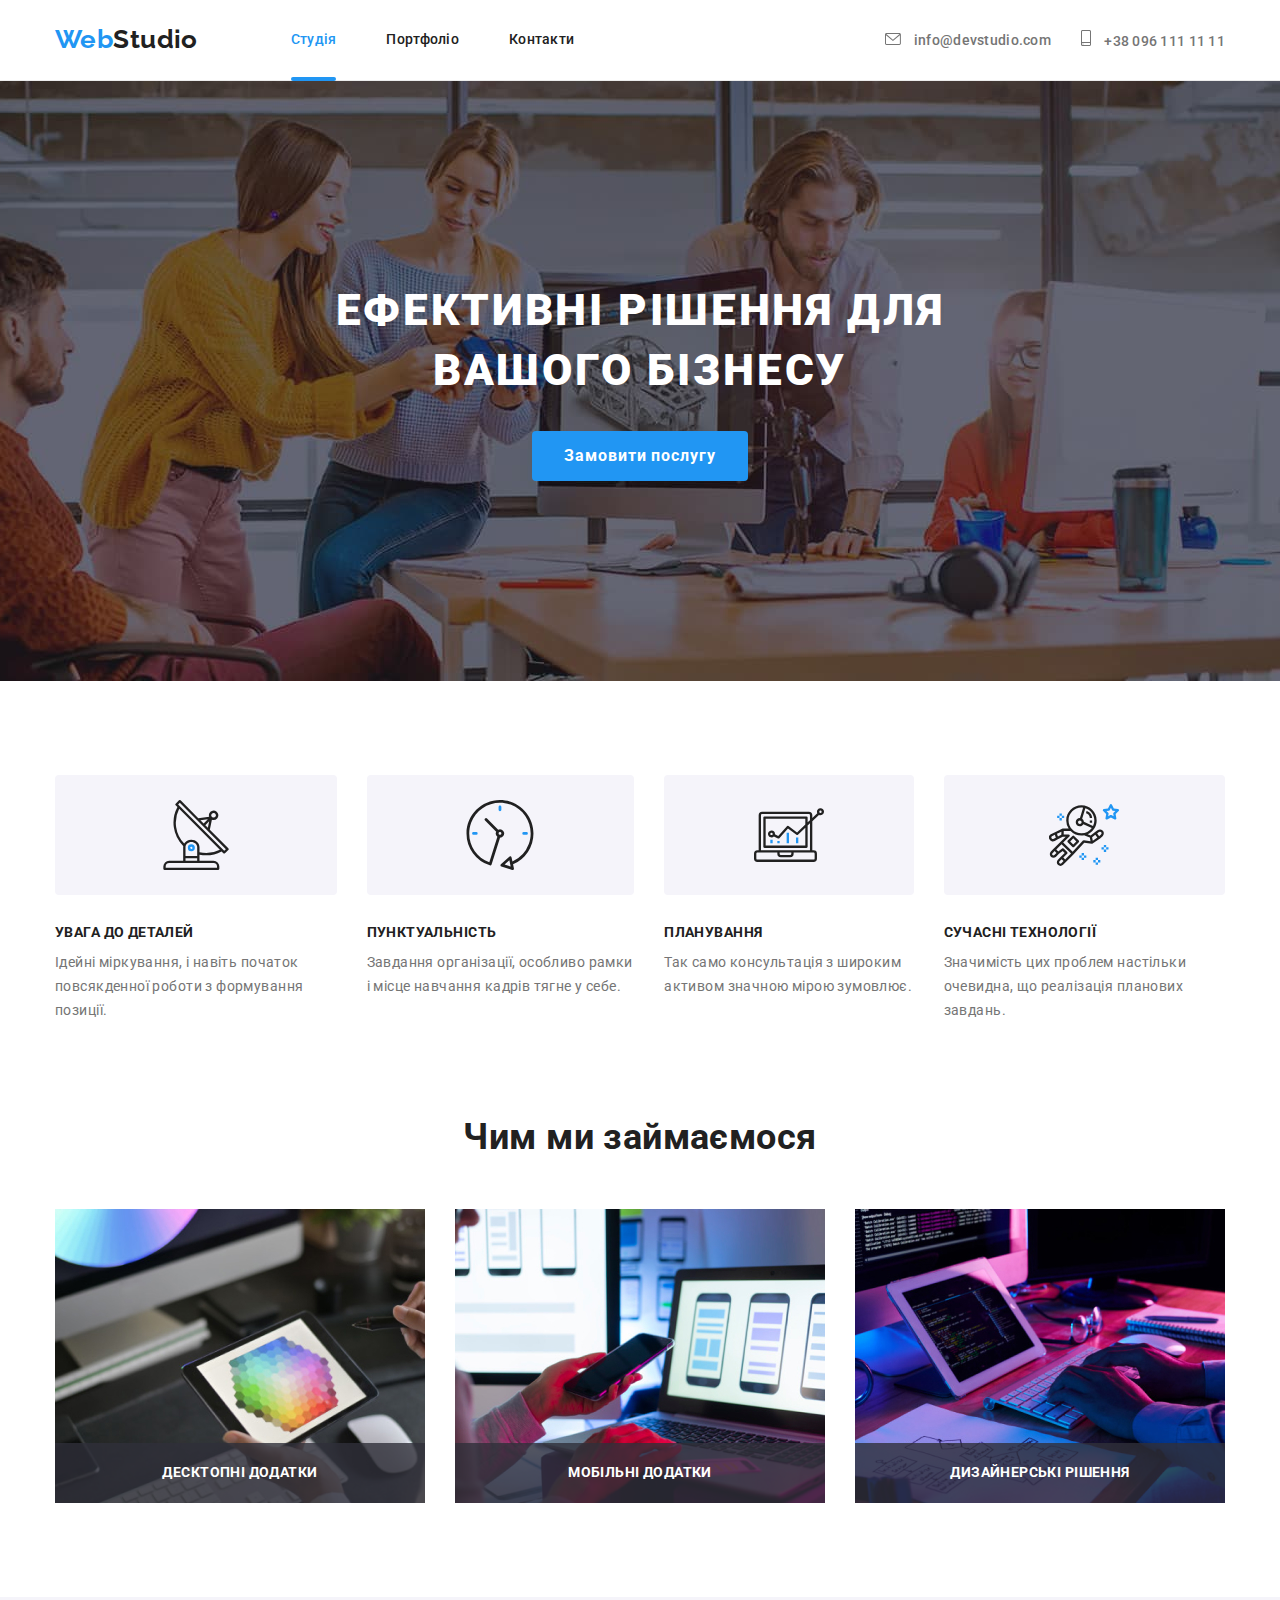
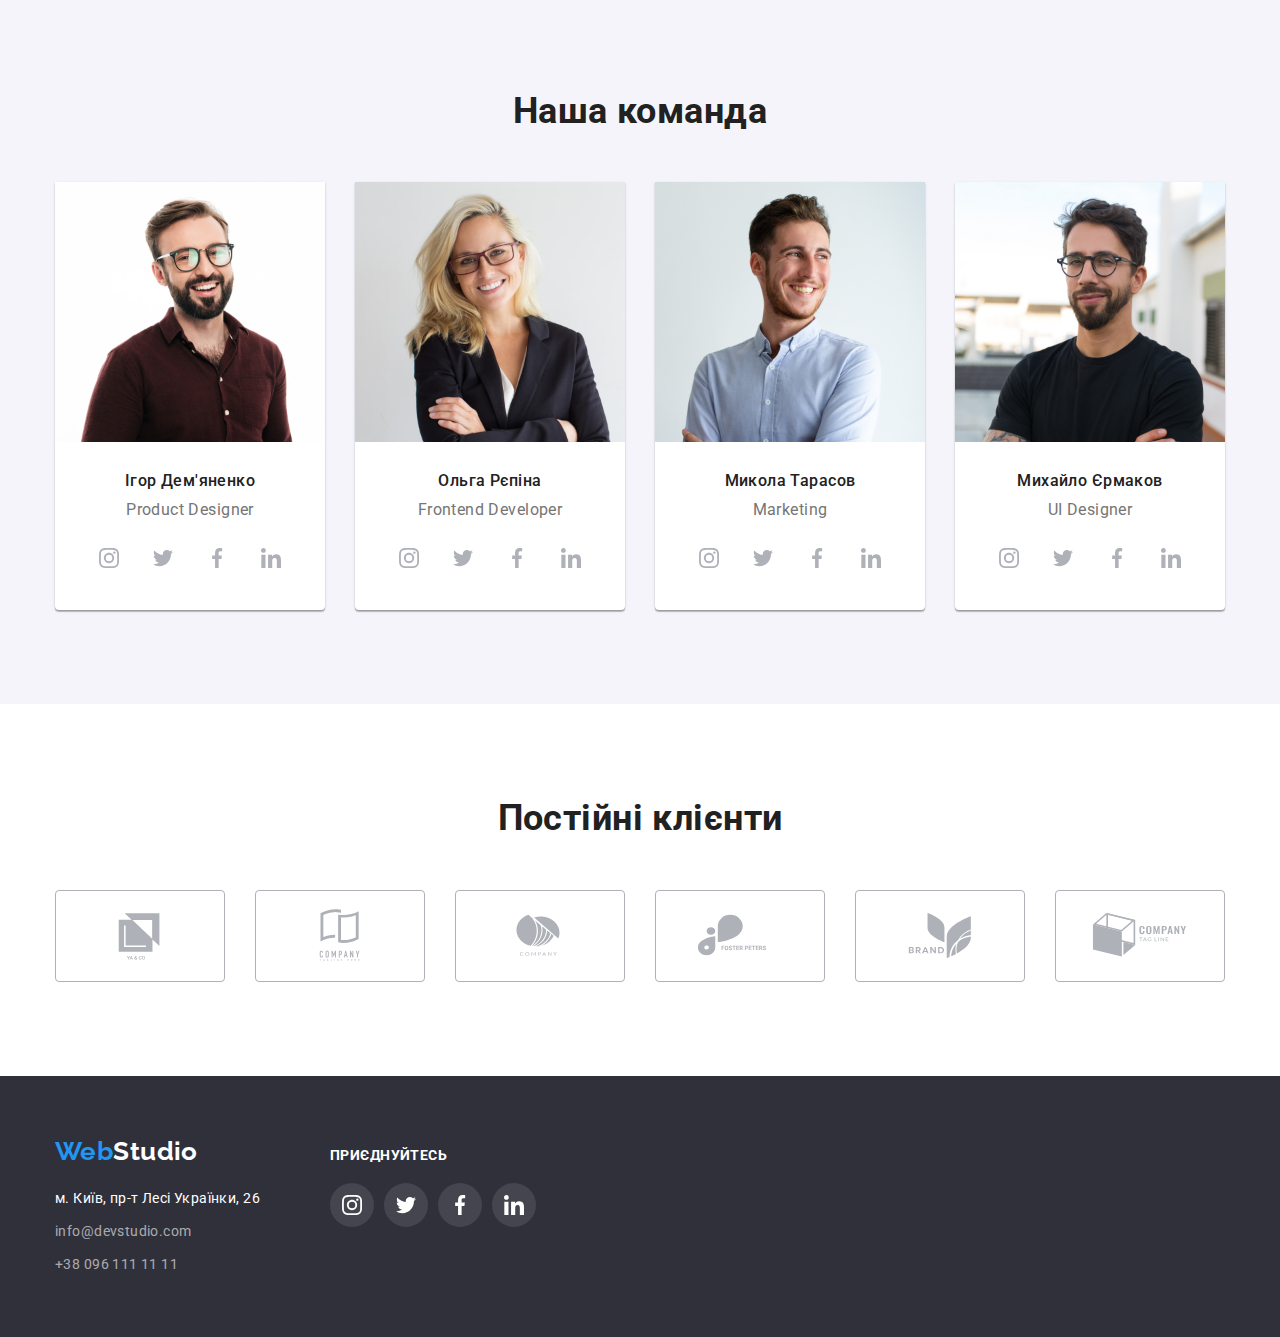
<file: index.html>
<!DOCTYPE html>
<html lang="uk">
  <head>
    <meta charset="UTF-8" />
    <meta http-equiv="X-UA-Compatible" content="IE=edge" />
    <meta name="viewport" content="width=device-width, initial-scale=1.0" />
    <title>Studio</title>
    <link
      href="https://fonts.googleapis.com/css2?family=Raleway:wght@700&family=Roboto:wght@400;500;700;900&display=swap"
      rel="stylesheet"
    />
    <link
      rel="stylesheet"
      href="https://cdnjs.cloudflare.com/ajax/libs/modern-normalize/1.1.0/modern-normalize.min.css"
    />
    <link rel="stylesheet" href="./css/styles.css" />
  </head>
  <body>
    <!-- навігація по сайту та логотип -->
    <header class="page-header">
      <div class="container main-nav">
        <nav class="navigation">
          <a href="/index.html" class="logo"> Web<span>Studio</span> </a>
          <ul class="site-nav list">
            <li class="item"><a href="" class="link current">Студія</a></li>
            <li class="item">
              <a href="./portfolio.html" class="link">Портфоліо</a>
            </li>
            <li class="item"><a href="" class="link">Контакти</a></li>
          </ul>
        </nav>
        <ul class="auth-nav list">
          <li class="mail-item">
            <a href="mailto:info@devstudio.com" class="mail-link">
              <svg class="mail-icon" width="16" height="12">
                <use href="./images/icon.svg#icon-email"></use>
              </svg>
              info@devstudio.com
            </a>
          </li>
          <li class="tel-item">
            <a href="tel:0961111111" class="tel-link">
              <svg class="tel-icon" width="10" height="16">
                <use href="./images/icon.svg#icon-phone"></use>
              </svg>
              +38 096 111 11 11
            </a>
          </li>
        </ul>
      </div>
    </header>
    <main>
      <!-- секція герой -->
      <section class="hero section">
        <div class="hero-container container">
          <h1 class="hero-title">Ефективні рішення для вашого бізнесу</h1>
          <button type="button" class="hero-button" data-modal-open>
            Замовити послугу
          </button>
        </div>
      </section>
      <section class="principles section">
        <div class="container">
          <h2 class="visually-hidden">Чому саме ми</h2>
          <ul class="principles-list list">
            <li class="principles-item">
              <div class="principles-icon-wrap">
                <svg class="principles-icon" width="70" height="70">
                  <use href="./images/icon.svg#icon-antenna"></use>
                </svg>
              </div>
              <h3 class="principles-title">УВАГА ДО ДЕТАЛЕЙ</h3>
              <p class="principles-text text">
                Ідейні міркування, і навіть початок повсякденної роботи з
                формування позиції.
              </p>
            </li>
            <li class="principles-item">
              <div class="principles-icon-wrap">
                <svg class="principles-icon" width="70" height="70">
                  <use href="./images/icon.svg#icon-clock"></use>
                </svg>
              </div>
              <h3 class="principles-title">ПУНКТУАЛЬНІСТЬ</h3>
              <p class="principles-text text">
                Завдання організації, особливо рамки і місце навчання кадрів
                тягне у себе.
              </p>
            </li>
            <li class="principles-item">
              <div class="principles-icon-wrap">
                <svg class="principles-icon" width="70" height="70">
                  <use href="./images/icon.svg#icon-diagram"></use>
                </svg>
              </div>
              <h3 class="principles-title">ПЛАНУВАННЯ</h3>
              <p class="principles-text text">
                Так само консультація з широким активом значною мірою зумовлює.
              </p>
            </li>
            <li class="principles-item">
              <div class="principles-icon-wrap">
                <svg class="principles-icon" width="70" height="70">
                  <use href="./images/icon.svg#icon-astronaut"></use>
                </svg>
              </div>
              <h3 class="principles-title">СУЧАСНІ ТЕХНОЛОГІЇ</h3>
              <p class="principles-text text">
                Значимість цих проблем настільки очевидна, що реалізація
                планових завдань.
              </p>
            </li>
          </ul>
        </div>
      </section>
      <section class="examples section">
        <!-- приклади робіт -->
        <div class="container">
          <h2 class="examples-title">Чим ми займаємося</h2>
          <ul class="examples-list list">
            <li class="examples-item">
              <img
                src="./images/img1.jpg"
                alt="друк на клавіатурі"
                width="370"
                height="294"
              />
              <p class="examples-text">Десктопні додатки</p>
            </li>
            <li class="examples-item">
              <img
                src="./images/img2.jpg"
                alt="ноутбук та телефон"
                width="370"
                height="294"
              />
              <p class="examples-text">Мобільні додатки</p>
            </li>
            <li class="examples-item">
              <img
                src="./images/img3.jpg"
                alt="планшет"
                width="370"
                height="294"
              />
              <p class="examples-text">Дизайнерські рішення</p>
            </li>
          </ul>
        </div>
      </section>
      <section class="team section">
        <div class="container">
          <h2 class="team-title">Наша команда</h2>
          <ul class="team-list list">
            <li class="team-item">
              <img
                src="./images/product-designer.jpg"
                alt="фото співробітника компанії"
                width="270"
                height="260"
              />
              <div class="team-names">
                <h3 class="team-person">Ігор Дем'яненко</h3>
                <p class="team-text text" lang="en">Product Designer</p>
                <ul class="team-soc-list">
                  <li class="team-soc-item list">
                    <a href="" class="team-soc-link link">
                      <svg class="team-soc-icon" width="20" height="20">
                        <use href="./images/icon.svg#icon-instagram"></use>
                      </svg>
                    </a>
                  </li>
                  <li class="team-soc-item list">
                    <a href="" class="team-soc-link link">
                      <svg class="team-soc-icon" width="20" height="20">
                        <use href="./images/icon.svg#icon-twitter"></use>
                      </svg>
                    </a>
                  </li>
                  <li class="team-soc-item list">
                    <a href="" class="team-soc-link link">
                      <svg class="team-soc-icon" width="20" height="20">
                        <use href="./images/icon.svg#icon-facebook"></use>
                      </svg>
                    </a>
                  </li>
                  <li class="team-soc-item list">
                    <a href="" class="team-soc-link link">
                      <svg class="team-soc-icon" width="20" height="20">
                        <use href="./images/icon.svg#icon-linkedin"></use>
                      </svg>
                    </a>
                  </li>
                </ul>
              </div>
            </li>
            <li class="team-item">
              <img
                src="./images/frontend_developer.jpg"
                alt="фото співробітника компанії"
                width="270"
                height="260"
              />
              <div class="team-names">
                <h3 class="team-person">Ольга Рєпіна</h3>
                <p class="team-text text" lang="en">Frontend Developer</p>
                <ul class="team-soc-list">
                  <li class="team-soc-item list">
                    <a href="" class="team-soc-link link">
                      <svg class="team-soc-icon" width="20" height="20">
                        <use href="./images/icon.svg#icon-instagram"></use>
                      </svg>
                    </a>
                  </li>
                  <li class="team-soc-item list">
                    <a href="" class="team-soc-link link">
                      <svg class="team-soc-icon" width="20" height="20">
                        <use href="./images/icon.svg#icon-twitter"></use>
                      </svg>
                    </a>
                  </li>
                  <li class="team-soc-item list">
                    <a href="" class="team-soc-link link">
                      <svg class="team-soc-icon" width="20" height="20">
                        <use href="./images/icon.svg#icon-facebook"></use>
                      </svg>
                    </a>
                  </li>
                  <li class="team-soc-item list">
                    <a href="" class="team-soc-link link">
                      <svg class="team-soc-icon" width="20" height="20">
                        <use href="./images/icon.svg#icon-linkedin"></use>
                      </svg>
                    </a>
                  </li>
                </ul>
              </div>
            </li>
            <li class="team-item">
              <img
                src="./images/marketing.jpg"
                alt="фото співробітника компанії"
                width="270"
                height="260"
              />
              <div class="team-names">
                <h3 class="team-person">Микола Тарасов</h3>
                <p class="team-text text" lang="en">Marketing</p>
                <ul class="team-soc-list">
                  <li class="team-soc-item list">
                    <a href="" class="team-soc-link link">
                      <svg class="team-soc-icon" width="20" height="20">
                        <use href="./images/icon.svg#icon-instagram"></use>
                      </svg>
                    </a>
                  </li>
                  <li class="team-soc-item list">
                    <a href="" class="team-soc-link link">
                      <svg class="team-soc-icon" width="20" height="20">
                        <use href="./images/icon.svg#icon-twitter"></use>
                      </svg>
                    </a>
                  </li>
                  <li class="team-soc-item list">
                    <a href="" class="team-soc-link link">
                      <svg class="team-soc-icon" width="20" height="20">
                        <use href="./images/icon.svg#icon-facebook"></use>
                      </svg>
                    </a>
                  </li>
                  <li class="team-soc-item list">
                    <a href="" class="team-soc-link link">
                      <svg class="team-soc-icon" width="20" height="20">
                        <use href="./images/icon.svg#icon-linkedin"></use>
                      </svg>
                    </a>
                  </li>
                </ul>
              </div>
            </li>
            <li class="team-item">
              <img
                src="./images/ui_designer.jpg"
                alt="фото співробітника компанії"
                width="270"
                height="260"
              />
              <div class="team-names">
                <h3 class="team-person">Михайло Єрмаков</h3>
                <p class="team-text text" lang="en">UI Designer</p>
                <ul class="team-soc-list">
                  <li class="team-soc-item list">
                    <a href="" class="team-soc-link link">
                      <svg class="team-soc-icon" width="20" height="20">
                        <use href="./images/icon.svg#icon-instagram"></use>
                      </svg>
                    </a>
                  </li>
                  <li class="team-soc-item list">
                    <a href="" class="team-soc-link link">
                      <svg class="team-soc-icon" width="20" height="20">
                        <use href="./images/icon.svg#icon-twitter"></use>
                      </svg>
                    </a>
                  </li>
                  <li class="team-soc-item list">
                    <a href="" class="team-soc-link link">
                      <svg class="team-soc-icon" width="20" height="20">
                        <use href="./images/icon.svg#icon-facebook"></use>
                      </svg>
                    </a>
                  </li>
                  <li class="team-soc-item list">
                    <a href="" class="team-soc-link link">
                      <svg class="team-soc-icon" width="20" height="20">
                        <use href="./images/icon.svg#icon-linkedin"></use>
                      </svg>
                    </a>
                  </li>
                </ul>
              </div>
            </li>
          </ul>
        </div>
      </section>
      <section class="clients section">
        <div class="container">
          <h2 class="clients-title">Постійні клієнти</h2>
          <ul class="clients-list list">
            <li class="client-item">
              <a href="" class="clients-link">
                <svg class="clients-icon" width="106" height="60">
                  <use href="./images/icon.svg#icon-yako-one"></use>
                </svg>
              </a>
            </li>

            <li class="client-item">
              <a href="" class="clients-link">
                <svg class="clients-icon" width="106" height="60">
                  <use href="./images/icon.svg#icon-company-two"></use>
                </svg>
              </a>
            </li>

            <li class="client-item">
              <a href="" class="clients-link">
                <svg class="clients-icon" width="106" height="60">
                  <use href="./images/icon.svg#icon-company-three"></use>
                </svg>
              </a>
            </li>

            <li class="client-item">
              <a href="" class="clients-link">
                <svg class="clients-icon" width="106" height="60">
                  <use href="./images/icon.svg#icon-foster-four"></use>
                </svg>
              </a>
            </li>

            <li class="client-item">
              <a href="" class="clients-link">
                <svg class="clients-icon" width="106" height="60">
                  <use href="./images/icon.svg#icon-brand-five"></use>
                </svg>
              </a>
            </li>

            <li class="client-item">
              <a href="" class="clients-link">
                <svg class="clients-icon" width="106" height="60">
                  <use href="./images/icon.svg#icon-tagline-six"></use>
                </svg>
              </a>
            </li>
          </ul>
        </div>
      </section>
    </main>
    <footer class="footer">
      <div class="footer-wrap">
        <div class="footer-address-wrap">
          <a href="/index.html" class="footer-logo"> Web<span>Studio</span> </a>
          <address>
            <ul class="footer-list list">
              <li class="footer-item">
                <a
                  class="footer-address"
                  href="https://goo.gl/maps/CPtrU1FHBa2aNyZL9"
                  target="_blank"
                  rel="noopener noreferrer nofollow"
                  >м. Київ, пр-т Лесі Українки, 26</a
                >
              </li>
              <li class="footer-item">
                <a href="mailto:info@devstudio.com" class="footer-mail"
                  >info@devstudio.com</a
                >
              </li>
              <li class="footer-item">
                <a href="tel:0961111111" class="footer-tel"
                  >+38 096 111 11 11</a
                >
              </li>
            </ul>
          </address>
        </div>
        <div class="footer-soc-wrap">
          <p class="footer-soc-text">приєднуйтесь</p>
          <ul class="footer-soc-list">
            <li class="footer-soc-item list">
              <a href="" class="footer-soc-link link">
                <svg class="footer-soc-icon" width="20" height="20">
                  <use href="./images/icon.svg#icon-instagram"></use>
                </svg>
              </a>
            </li>
            <li class="footer-soc-item list">
              <a href="" class="footer-soc-link link">
                <svg class="footer-soc-icon" width="20" height="20">
                  <use href="./images/icon.svg#icon-twitter"></use>
                </svg>
              </a>
            </li>
            <li class="footer-soc-item list">
              <a href="" class="footer-soc-link link">
                <svg class="footer-soc-icon" width="20" height="20">
                  <use href="./images/icon.svg#icon-facebook"></use>
                </svg>
              </a>
            </li>
            <li class="footer-soc-item list">
              <a href="" class="footer-soc-link link">
                <svg class="footer-soc-icon" width="20" height="20">
                  <use href="./images/icon.svg#icon-linkedin"></use>
                </svg>
              </a>
            </li>
          </ul>
        </div>
      </div>
    </footer>
    <div class="backdrop is-hidden" data-modal>
      <div class="modal">
        <button type="button" class="modal-close" data-modal-close>
          <svg class="modal-icon" width="18" height="18">
            <use href="./images/icon.svg#icon-modal"></use>
          </svg>
        </button>
        <!-- <p class="modal-title">Залиште свої дані, ми вам передзвонимо</p>
        <form class="modal-form">
          <label for="user-name" class="input-text">Ім'я</label>
          <div class="input-wrap">
            <input
              type="text"
              class="modal-input"
              name="user-name"
              placeholder=""
              required
              id="user-name"
            />
            <svg class="modal-icons" width="18" height="18">
              <use href="./images/icon.svg#icon-person-black"></use>
            </svg>
          </div>
          <label for="user-tel" class="input-text">Телефон</label>
          <div class="input-wrap">
            <input
              type="tel"
              class="modal-input"
              name="user-tel"
              placeholder=""
              required
              id="user-tel"
            />
            <svg class="modal-icons" width="18" height="18">
              <use href="./images/icon.svg#icon-phone-black"></use>
            </svg>
          </div>
          <label for="user-email" class="input-text">Пошта</label>
          <div class="input-wrap">
            <input
              type="email"
              class="modal-input"
              name="user-email"
              placeholder=""
              required
              id="user-email"
            />
            <svg class="modal-icons" width="18" height="18">
              <use href="./images/icon.svg#icon-email-black"></use>
            </svg>
          </div>
          <label for="user-coment" class="input-text">Коментар</label>
          <textarea
            name="user-text"
            id="user-coment"
            class="input-message"
            placeholder=""
          ></textarea>
          <input
            type="checkbox"
            name="privacy"
            id="privacy"
            value="true"
            class="modal-check visually-hidden"
            checked
          />
          <label for="privacy" class="privacy-text">
            <span>
              <svg class="check-icon" width="16" height="15">
                <use href="./images/icon.svg#icon-vector"></use>
              </svg>
            </span>
            Погоджуюся з розсилкою та приймаю Умови договору</label
          >
          <button type="submit" class="modal-button">Відправити</button>
        </form> -->
      </div>
    </div>
    <script src="./js/modal.js"></script>
  </body>
</html>
</file>
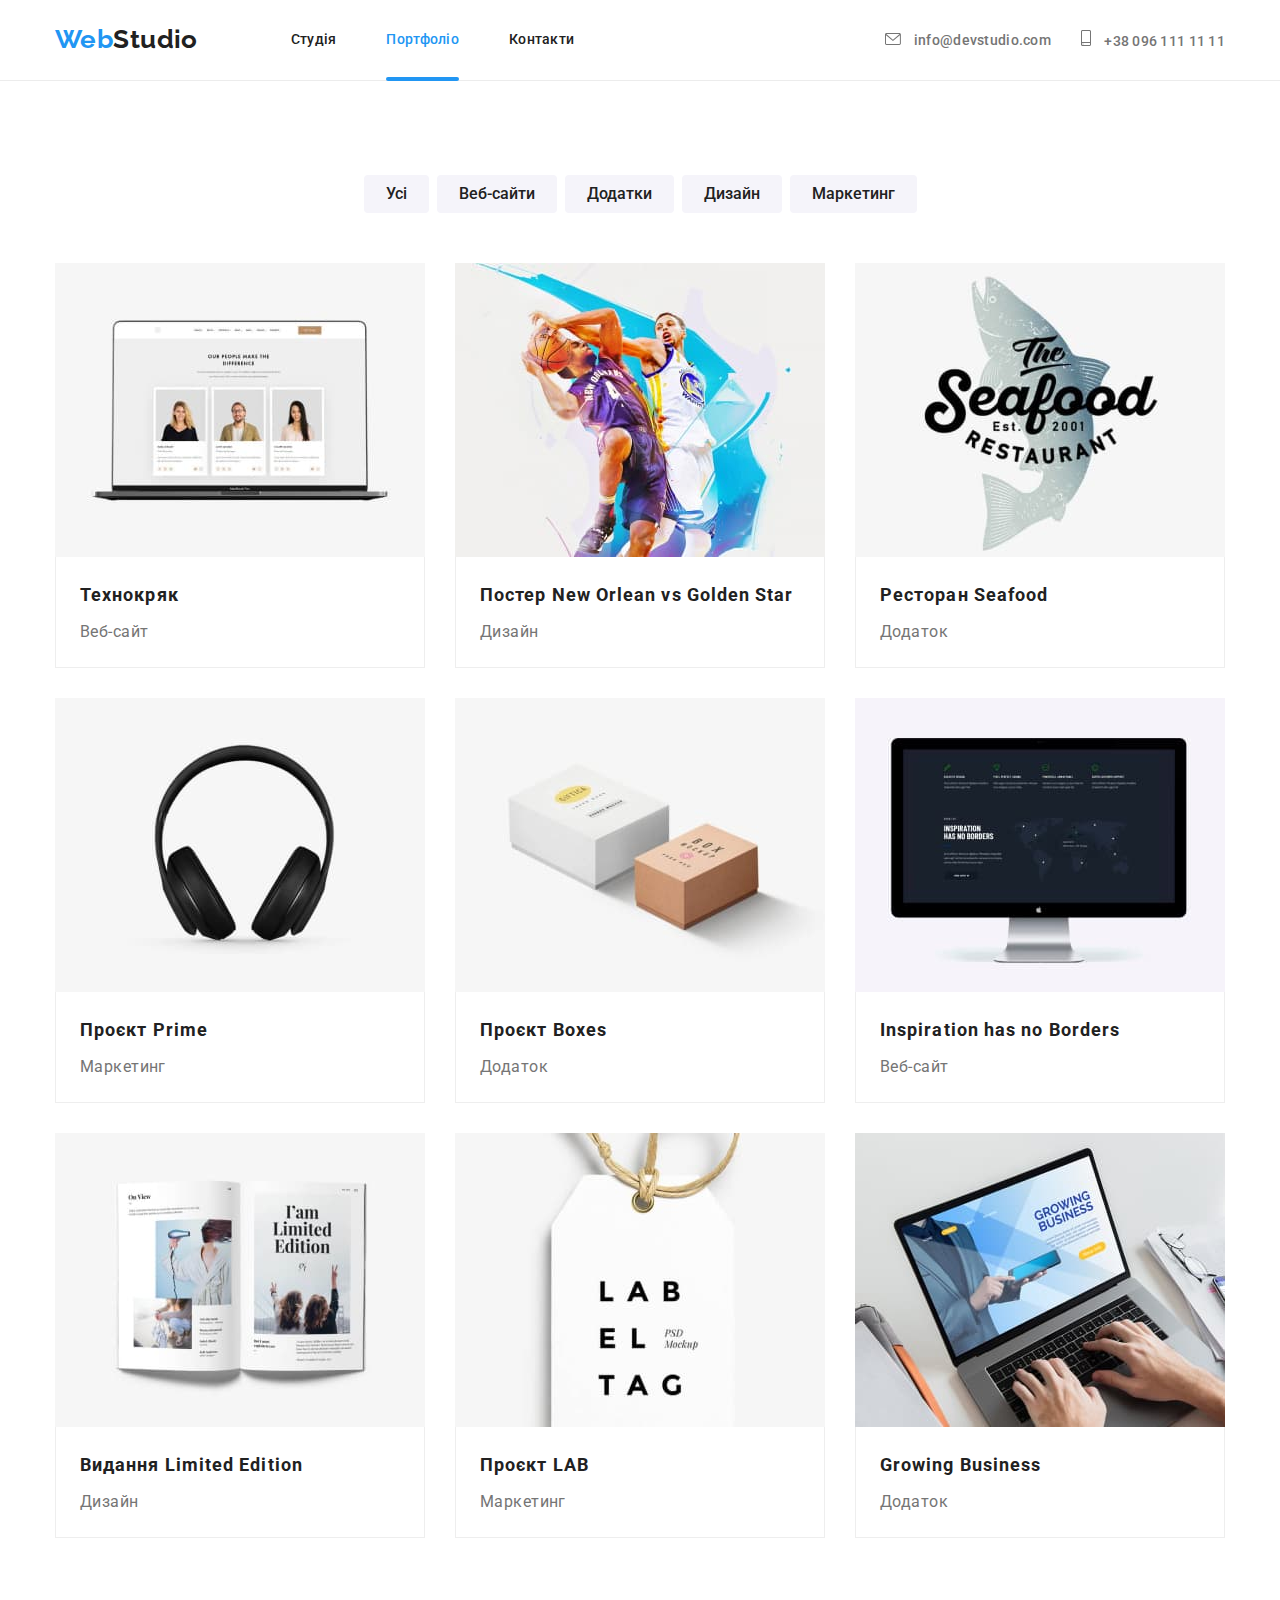
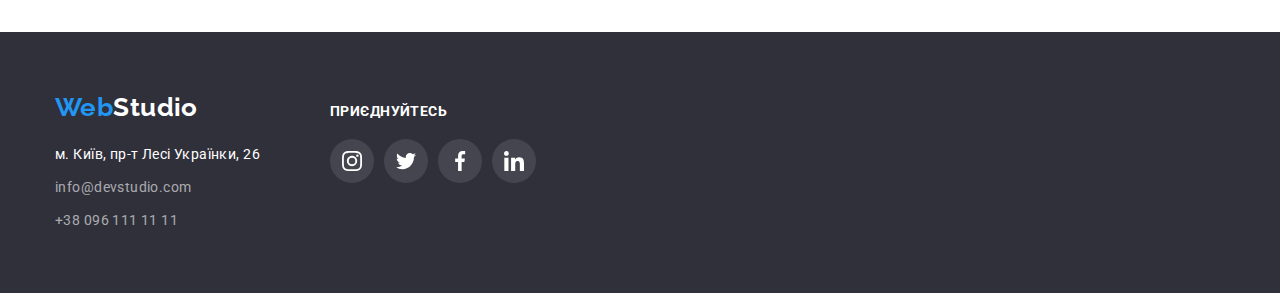
<file: portfolio.html>
<!DOCTYPE html>
<html lang="uk">
  <head>
    <meta charset="UTF-8" />
    <meta http-equiv="X-UA-Compatible" content="IE=edge" />
    <meta name="viewport" content="width=device-width, initial-scale=1.0" />
    <title>Portfolio</title>
    <link
      href="https://fonts.googleapis.com/css2?family=Raleway:wght@700&family=Roboto:wght@400;500;700;900&display=swap"
      rel="stylesheet"
    />
    <link
      rel="stylesheet"
      href="https://cdnjs.cloudflare.com/ajax/libs/modern-normalize/1.1.0/modern-normalize.min.css"
    />
    <link rel="stylesheet" href="./css/styles.css" />
  </head>
  <body>
    <header class="page-header">
      <div class="container main-nav">
        <nav class="navigation">
          <a href="/index.html" class="logo"> Web<span>Studio</span> </a>
          <ul class="site-nav list">
            <li class="item"><a href="./index.html" class="link">Студія</a></li>
            <li class="item"><a href="" class="link current">Портфоліо</a></li>
            <li class="item"><a href="" class="link">Контакти</a></li>
          </ul>
        </nav>
        <ul class="auth-nav list">
          <li class="mail-item">
            <a href="mailto:info@devstudio.com" class="mail-link">
              <svg class="mail-icon" width="16" height="12">
                <use href="./images/icon.svg#icon-email"></use>
              </svg>
              info@devstudio.com
            </a>
          </li>
          <li class="tel-item">
            <a href="tel:0961111111" class="tel-link">
              <svg class="tel-icon" width="10" height="16">
                <use href="./images/icon.svg#icon-phone"></use>
              </svg>
              +38 096 111 11 11
            </a>
          </li>
        </ul>
      </div>
    </header>
    <main class="portfolio-main">
      <!-- фільтр Партфоліо  -->
      <section class="portfolio section">
        <div class="container">
          <h1 class="visually-hidden">Наші роботи</h1>
          <ul class="filter-button list">
            <li class="filter-item">
              <button class="button-list" type="button">Усі</button>
            </li>
            <li class="filter-item">
              <button class="button-list" type="button">Веб-сайти</button>
            </li>
            <li class="filter-item">
              <button class="button-list" type="button">Додатки</button>
            </li>
            <li class="filter-item">
              <button class="button-list" type="button">Дизайн</button>
            </li>
            <li class="filter-item">
              <button class="button-list" type="button">Маркетинг</button>
            </li>
          </ul>
          <ul class="portfolio-list list">
            <li class="portfolio-items">
              <a href="" class="portfolio-link">
                <div class="portfolio-cover-wrap">
                  <img
                    src="./images/1-tehnokriak.jpg"
                    alt="Веб-сайт Технокряк"
                    width="370"
                  />
                  <p class="portfolio-cover-text">
                    Ресурс пропонує комплексні пропозиції з різним рівнем
                    функціоналу та сервісів. Все це дозволить відвідувачу
                    отримати вичерпні відомості про компанію чи приватну особу.
                  </p>
                </div>
                <div class="portfolio-wrap">
                  <h2 class="portfolio-title">Технокряк</h2>
                  <p class="portfolio-text text">Веб-сайт</p>
                </div>
              </a>
            </li>

            <li class="portfolio-items">
              <a href="" class="portfolio-link">
                <div class="portfolio-cover-wrap">
                  <img src="./images/2-poster.jpg" alt="постер" width="370" />
                  <p class="portfolio-cover-text">
                    Ресурс пропонує комплексні пропозиції з різним рівнем
                    функціоналу та сервісів. Все це дозволить відвідувачу
                    отримати вичерпні відомості про компанію чи приватну особу.
                  </p>
                </div>
                <div class="portfolio-wrap">
                  <h2 class="portfolio-title">
                    Постер New Orlean vs Golden Star
                  </h2>
                  <p class="portfolio-text text">Дизайн</p>
                </div>
              </a>
            </li>

            <li class="portfolio-items">
              <a href="" class="portfolio-link">
                <div class="portfolio-cover-wrap">
                  <img
                    src="./images/3-restoran.jpg"
                    alt="логотип ресторану"
                    width="370"
                  />
                  <p class="portfolio-cover-text">
                    Ресурс пропонує комплексні пропозиції з різним рівнем
                    функціоналу та сервісів. Все це дозволить відвідувачу
                    отримати вичерпні відомості про компанію чи приватну особу.
                  </p>
                </div>
                <div class="portfolio-wrap">
                  <h2 class="portfolio-title">Ресторан Seafood</h2>
                  <p class="portfolio-text text">Додаток</p>
                </div>
              </a>
            </li>

            <li class="portfolio-items">
              <a href="" class="portfolio-link">
                <div class="portfolio-cover-wrap">
                  <img src="./images/4-prime.jpg" alt="навушники" width="370" />
                  <p class="portfolio-cover-text">
                    Ресурс пропонує комплексні пропозиції з різним рівнем
                    функціоналу та сервісів. Все це дозволить відвідувачу
                    отримати вичерпні відомості про компанію чи приватну особу.
                  </p>
                </div>
                <div class="portfolio-wrap">
                  <h2 class="portfolio-title">Проєкт Prime</h2>
                  <p class="portfolio-text text">Маркетинг</p>
                </div>
              </a>
            </li>

            <li class="portfolio-items">
              <a href="" class="portfolio-link">
                <div class="portfolio-cover-wrap">
                  <img src="./images/5-boxes.jpg" alt="коробки" width="370" />
                  <p class="portfolio-cover-text">
                    Ресурс пропонує комплексні пропозиції з різним рівнем
                    функціоналу та сервісів. Все це дозволить відвідувачу
                    отримати вичерпні відомості про компанію чи приватну особу.
                  </p>
                </div>
                <div class="portfolio-wrap">
                  <h2 class="portfolio-title">Проєкт Boxes</h2>
                  <p class="portfolio-text text">Додаток</p>
                </div>
              </a>
            </li>

            <li class="portfolio-items">
              <a href="" class="portfolio-link">
                <div class="portfolio-cover-wrap">
                  <img
                    src="./images/6-inspiration.jpg"
                    alt="екран компютера"
                    width="370"
                  />
                  <p class="portfolio-cover-text">
                    Ресурс пропонує комплексні пропозиції з різним рівнем
                    функціоналу та сервісів. Все це дозволить відвідувачу
                    отримати вичерпні відомості про компанію чи приватну особу.
                  </p>
                </div>
                <div class="portfolio-wrap">
                  <h2 class="portfolio-title">Inspiration has no Borders</h2>
                  <p class="portfolio-text text">Веб-сайт</p>
                </div>
              </a>
            </li>

            <li class="portfolio-items">
              <a href="" class="portfolio-link">
                <div class="portfolio-cover-wrap">
                  <img
                    src="./images/7-limited.jpg"
                    alt="відкрита книга"
                    width="370"
                  />
                  <p class="portfolio-cover-text">
                    Ресурс пропонує комплексні пропозиції з різним рівнем
                    функціоналу та сервісів. Все це дозволить відвідувачу
                    отримати вичерпні відомості про компанію чи приватну особу.
                  </p>
                </div>
                <div class="portfolio-wrap">
                  <h2 class="portfolio-title">Видання Limited Edition</h2>
                  <p class="portfolio-text text">Дизайн</p>
                </div>
              </a>
            </li>

            <li class="portfolio-items">
              <a href="" class="portfolio-link">
                <div class="portfolio-cover-wrap">
                  <img src="./images/8-lab.jpg" alt="бірка" width="370" />
                  <p class="portfolio-cover-text">
                    Ресурс пропонує комплексні пропозиції з різним рівнем
                    функціоналу та сервісів. Все це дозволить відвідувачу
                    отримати вичерпні відомості про компанію чи приватну особу.
                  </p>
                </div>
                <div class="portfolio-wrap">
                  <h2 class="portfolio-title">Проєкт LAB</h2>
                  <p class="portfolio-text text">Маркетинг</p>
                </div>
              </a>
            </li>

            <li class="portfolio-items">
              <a href="" class="portfolio-link">
                <div class="portfolio-cover-wrap">
                  <img
                    src="./images/9-business.jpg"
                    alt="ноутбук"
                    width="370"
                  />
                  <p class="portfolio-cover-text">
                    Ресурс пропонує комплексні пропозиції з різним рівнем
                    функціоналу та сервісів. Все це дозволить відвідувачу
                    отримати вичерпні відомості про компанію чи приватну особу.
                  </p>
                </div>
                <div class="portfolio-wrap">
                  <h2 class="portfolio-title">Growing Business</h2>
                  <p class="portfolio-text text">Додаток</p>
                </div>
              </a>
            </li>
          </ul>
        </div>
      </section>
    </main>
    <footer class="footer">
      <div class="footer-wrap">
        <div class="footer-address-wrap">
          <a href="/index.html" class="footer-logo"> Web<span>Studio</span> </a>
          <address>
            <ul class="footer-list list">
              <li class="footer-item">
                <a
                  class="footer-address"
                  href="https://goo.gl/maps/CPtrU1FHBa2aNyZL9"
                  target="_blank"
                  rel="noopener noreferrer nofollow"
                  >м. Київ, пр-т Лесі Українки, 26</a
                >
              </li>
              <li class="footer-item">
                <a href="mailto:info@devstudio.com" class="footer-mail"
                  >info@devstudio.com</a
                >
              </li>
              <li class="footer-item">
                <a href="tel:0961111111" class="footer-tel"
                  >+38 096 111 11 11</a
                >
              </li>
            </ul>
          </address>
        </div>
        <div class="footer-soc-wrap">
          <p class="footer-soc-text">приєднуйтесь</p>
          <ul class="footer-soc-list">
            <li class="footer-soc-item list">
              <a href="" class="footer-soc-link link">
                <svg class="footer-soc-icon" width="20" height="20">
                  <use href="./images/icon.svg#icon-instagram"></use>
                </svg>
              </a>
            </li>
            <li class="footer-soc-item list">
              <a href="" class="footer-soc-link link">
                <svg class="footer-soc-icon" width="20" height="20">
                  <use href="./images/icon.svg#icon-twitter"></use>
                </svg>
              </a>
            </li>
            <li class="footer-soc-item list">
              <a href="" class="footer-soc-link link">
                <svg class="footer-soc-icon" width="20" height="20">
                  <use href="./images/icon.svg#icon-facebook"></use>
                </svg>
              </a>
            </li>
            <li class="footer-soc-item list">
              <a href="" class="footer-soc-link link">
                <svg class="footer-soc-icon" width="20" height="20">
                  <use href="./images/icon.svg#icon-linkedin"></use>
                </svg>
              </a>
            </li>
          </ul>
        </div>
      </div>
    </footer>
  </body>
</html>
</file>
<file: css/styles.css>
/* color-main-black: #212121;
color-secondary: #757575;
color-blue: #2196F3;
color-white: #FFFFFF; */

/* main white background #F5F5F5; 
secondary black background #2F303A;
third background #F5F4FA;*/
:root {
  /* text color */
  --primary-text-color: #212121;
  --secondary-text-color: #757575;
  --accent-blue-color: #2196f3;
  --white-color: #ffffff;

  /* background color */
  --main-white-background: #f5f5f5;
  --secondary-black-background: #2f303a;
  --third-background-color: #f5f4fa;
}

body {
  /* margin: 0 auto;
  max-width: 1600px; */
  background-color: var(--white-color);
  color: var(--primary-text-color);
  font-family: "Roboto", sans-serif;
  font-size: 14px;
  letter-spacing: 0.03em;
}

h1,
h2,
h3,
h4,
h5,
h6,
p {
  margin: 0;
}

ul {
  margin: 0;
  padding-left: 0;
}

img {
  display: block;
}

.visually-hidden {
  position: absolute;
  white-space: nowrap;
  width: 1px;
  height: 1px;
  overflow: hidden;
  border: 0;
  padding: 0;
  clip: rect(0 0 0 0);
  clip-path: inset(50%);
  margin: -1px;
}

.container {
  width: 1200px;
  padding-left: 15px;
  padding-right: 15px;
  margin: 0 auto;

  /* outline: 2px solid tomato; */
}

.section {
  padding-top: 94px;
  padding-bottom: 94px;
}

/*-----------------HEADER Logo--------------------------------- */
.page-header {
  padding-top: 32;
  border-bottom: 1px solid #ececec;
}

.logo {
  display: block;
  padding-top: 24px;
  padding-bottom: 25px;
  margin-right: 93px;
  color: var(--accent-blue-color);
  font-family: "Raleway", sans-serif;
  font-weight: 700;
  font-size: 26px;
  line-height: 1.19;
  text-decoration: none;
}

.logo > span {
  color: var(--primary-text-color);
}

.link {
  display: block;
  padding-top: 32px;
  padding-bottom: 32px;
}
/* 
.link:last-child {
  margin-right: 0;
} */

.site-nav .item:not(:last-child) {
  margin-right: 50px;
}

.list {
  list-style: none;
}

/* site-nav */
.navigation {
  display: flex;
}

.site-nav {
  display: flex;
}

.site-nav .link {
  color: var(--primary-text-color);
  font-weight: 500;
  font-size: 14px;
  line-height: 1.14;
  letter-spacing: 0.02em;
  text-decoration: none;

  transition-property: color;
  transition-duration: 250ms;
  transition-timing-function: cubic-bezier(0.4, 0, 0.2, 1);
}

.site-nav .link:hover,
.site-nav .link:focus {
  color: var(--accent-blue-color);
}

.site-nav .link.current {
  color: var(--accent-blue-color);
  position: relative;
}

.site-nav .link.current::after {
  content: "";
  display: inline-block;
  position: absolute;
  left: 0;
  bottom: -1px;
  width: 100%;
  height: 4px;
  background-color: #2196f3;
  border-radius: 2px;
}

.auth-nav {
  display: flex;
  margin-left: auto;
  align-items: center;
}

.auth-nav .item:not(:last-child) {
  margin-right: 50px;
}

.auth-nav .mail-link,
.auth-nav .tel-link {
  color: var(--secondary-text-color);
  font-weight: 500;
  font-size: 14px;
  line-height: 1.14;
  letter-spacing: 0.02em;
  text-decoration: none;

  transition-property: color;
  transition-duration: 250ms;
  transition-timing-function: cubic-bezier(0.4, 0, 0.2, 1);
}

.mail-link:hover,
.mail-link:focus,
.tel-link:hover,
.tel-link:focus {
  color: #2196f3;
}

.main-nav {
  display: flex;
  align-items: center;
}
.mail-item {
  margin-right: 30px;
}
/* .mail-link {
  padding-left: 10px;
} */
.mail-icon,
.tel-icon {
  fill: currentColor;
  margin-right: 10px;
}

/*-------------1 SECTION HERO----------------------------------------- */
.hero {
  background-color: var(--secondary-black-background);
  background-image: url(../images/hero-img.jpg);
  background-repeat: no-repeat;
  background-size: cover;
  background-position: center;
  max-width: 1600px;
  text-align: center;
  margin: 0 auto;
  padding-top: 200px;
  padding-bottom: 200px;
}

.hero-title {
  margin: 0 auto 30px;
  width: 696px;
  height: 120px;
  font-weight: 900;
  font-size: 44px;
  line-height: 1.36;
  letter-spacing: 0.06em;
  text-transform: uppercase;
  color: var(--white-color);
}

.hero-button {
  font-family: inherit;
  display: block;
  padding: 10px 32px;
  margin: 0 auto;
  border: none;
  border-radius: 4px;

  font-weight: 700;
  font-size: 16px;
  line-height: 1.88;
  letter-spacing: 0.06em;
  cursor: pointer;
  background-color: var(--accent-blue-color);
  color: var(--white-color);
}

/* secondary text color for all <p> */
.text {
  color: var(--secondary-text-color);
}

/* ----------------2 SECTION principles чому саме ми------------------ */

.principles-title {
  margin-bottom: 10px;
  font-size: 14px;
  line-height: 1.14;
  text-transform: uppercase;
}

.principles-list {
  display: flex;
}

.principles-icon-wrap {
  margin-bottom: 30px;
  height: 120px;
  display: flex;
  justify-content: center;
  align-items: center;
  background-color: #f5f4fa;
  border-radius: 4px;
}

.principles-item:not(:last-child) {
  margin-right: 30px;
}

.principles-text {
  font-size: 14px;
  line-height: 1.71;
}
/* ----------------3 SECTION EXAMPLES приклади робіт------------------ */
.examples.section {
  padding-top: 0;
}

.examples-title,
.team-title {
  font-size: 36px;
  line-height: 1.16;
  text-align: center;
}

.examples-title {
  margin-bottom: 50px;
}

.examples-list {
  display: flex;
  gap: 30px;
  /* width: calc((100% - 60px) / 3); */
}

.examples-item {
  position: relative;
}

.examples-text {
  position: absolute;
  bottom: 0;
  padding: 22px 0;
  width: 100%;
  font-weight: 700;
  line-height: 1.14;
  text-align: center;
  text-transform: uppercase;
  color: #ffffff;
  background: rgba(47, 48, 58, 0.8);
}

/* ----------------4 SECTION TEAM наша команда-----------------------  */
.team {
  background-color: var(--third-background-color);
}

.team-title {
  margin-bottom: 50px;
}

.team-list {
  display: flex;
  gap: 30px;
}

.team-list:not(:last-child) {
  margin-right: 30px;
}

.team-item {
  background-color: var(--white-color);
  box-shadow: 0px 1px 3px rgba(0, 0, 0, 0.12), 0px 1px 1px rgba(0, 0, 0, 0.14),
    0px 2px 1px rgba(0, 0, 0, 0.2);
  border-radius: 0px 0px 4px 4px;
}

/* width: calc((100% - 90px) / 4); */

.team-person {
  margin-bottom: 10px;
  font-weight: 500;
  font-size: 16px;
  line-height: 1.18;
  text-align: center;
}

.team-names {
  padding: 30px 0;
}

.team-text {
  font-size: 16px;
  line-height: 1.18;
  text-align: center;
  margin-bottom: 16px;
}

.team-soc-list {
  display: flex;
  justify-content: center;
  gap: 10px;
}

.team-soc-item {
  border-radius: 50%;
  background-color: #ffffff;
  display: block;
  justify-items: center;
}

.team-soc-link {
  width: 44px;
  height: 44px;
  padding: 0;
  display: flex;
  justify-content: center;
  align-items: center;

  transition-property: background-color, color;
  transition-duration: 250ms;
  transition-timing-function: cubic-bezier(0.4, 0, 0.2, 1);
}

.team-soc-item:hover {
  background-color: #2196f3;
}

.team-soc-item .team-soc-link:focus {
  background-color: #2196f3;
  border-radius: 50%;
}

.team-soc-icon {
  fill: #afb1b8;
}

.team-soc-link:hover .team-soc-icon {
  fill: #ffffff;
}
.team-soc-link:focus .team-soc-icon {
  fill: #ffffff;
}
/* -----------------------------5 SECTION CLIENTS-------------------------- */
.clients-title {
  margin-bottom: 50px;
  font-size: 36px;
  line-height: 1.16;
  text-align: center;
}

.clients-list {
  display: flex;
  justify-content: space-between;
}

.client-item {
  width: 170px;
  height: 92px;
  display: flex;
  justify-content: center;
  align-items: center;
}

.clients-link {
  border: 1px solid #afb1b8;
  border-radius: 4px;
  display: flex;
  width: 100%;
  height: 100%;
  justify-content: center;
  align-items: center;

  transition-property: border, color;
  transition-duration: 250ms;
  transition-timing-function: cubic-bezier(0.4, 0, 0.2, 1);
}

.clients-icon {
  fill: #afb1b8;
}

.clients-link:hover,
.clients-link:focus {
  border-color: #2196f3;
  outline: transparent;
}

.clients-link:hover .clients-icon,
.clients-link:focus .clients-icon {
  fill: #2196f3;
}

/* --------------------------FOOTER----------------------------------- */
.footer {
  background-color: var(--secondary-black-background);
  padding: 60px 0;
}

.footer-wrap {
  display: flex;
  align-items: baseline;
  width: 1200px;
  padding-left: 15px;
  padding-right: 15px;
  margin: 0 auto;
}

.footer-address-wrap {
  margin-right: 70px;
}

.footer-logo {
  color: var(--accent-blue-color);
  font-family: "Raleway", sans-serif;
  font-weight: 700;
  font-size: 26px;
  line-height: 1.19;
  text-decoration: none;
}
.footer-logo > span {
  color: #ffffff;
}

.footer-list {
  margin-top: 20px;
}

.footer-address {
  color: #ffffff;
  font-style: normal;
  font-size: 14px;
  line-height: 1.71;
  text-decoration: none;
}
.footer-mail,
.footer-tel {
  color: rgba(255, 255, 255, 0.6);
  font-style: normal;
  font-size: 14px;
  line-height: 1.71;
  text-decoration: none;

  transition-property: color;
  transition-duration: 250ms;
  transition-timing-function: cubic-bezier(0.4, 0, 0.2, 1);
}

.footer-mail:hover,
.footer-mail:focus,
.footer-tel:hover,
.footer-tel:focus {
  color: #2196f3;
}

.footer-item:not(:last-child) {
  margin-bottom: 9px;
}

.footer-soc-wrap {
  width: 206px;
  height: 80px;
}

.footer-soc-list {
  display: flex;
  justify-content: center;
  gap: 10px;
}
.footer-soc-text {
  margin-bottom: 20px;
  color: #ffffff;
  font-weight: 700;
  text-transform: uppercase;
}
.footer-soc-item {
  width: 44px;
  height: 44px;
  border-radius: 50%;
  background-color: rgb(255, 255, 255, 10%);
  display: flex;
  align-items: center;
}

.footer-soc-icon {
  fill: #ffffff;
}

.footer-soc-link {
  display: flex;
  align-items: center;
  justify-content: center;
  padding: 0;
  width: 100%;
  height: 100%;
  border-radius: 50%;

  transition-property: background-color;
  transition-duration: 250ms;
  transition-timing-function: cubic-bezier(0.4, 0, 0.2, 1);
}
.footer-soc-link:hover,
.footer-soc-link:focus {
  background-color: #2196f3;
  fill: #ffffff;
}
/* ------------------------------------------------CSS for Portfolio------------------------------------
--------------------------PORTFOLIO - FILTER------------------------------------------- */

.portfolio.section {
  padding-top: 94px;
  padding-bottom: 94px;
}

.filter-button {
  display: flex;
  justify-content: center;
  margin-bottom: 50px;
}

.button-list {
  font-family: inherit;
  padding: 6px 22px;
  font-weight: 500;
  font-size: 16px;
  line-height: 1.62;
  text-align: center;
  cursor: pointer;

  background-color: var(--third-background-color);
  color: var(--primary-text-color);
  border-radius: 4px;
  border: transparent;

  transition-property: background-color, color, box-shadow;
  transition-duration: 250ms;
  transition-timing-function: cubic-bezier(0.4, 0, 0.2, 1);
}

.filter-item:not(:last-child) {
  margin-right: 8px;
}

.button-list:hover,
.button-list:focus {
  background-color: var(--accent-blue-color);
  color: var(--white-color);
  filter: drop-shadow(0px 4px 4px rgba(0, 0, 0, 0.25));
}
/* -----------------------2 SECTION PORTFOLIO----------------------------------------------- */
.portfolio-main {
  background-color: var(--white-color);
}

.portfolio-title {
  margin-bottom: 4px;
  color: var(--primary-text-color);
  font-family: "Roboto", sans-serif;
  font-size: 18px;
  line-height: 2;
  letter-spacing: 0.06em;
}

.portfolio-list {
  display: flex;
  flex-wrap: wrap;
  gap: 30px;
}

.portfolio-text {
  font-size: 16px;
  line-height: 1.88;
}

.portfolio-wrap {
  padding: 20px 24px;
  border: 1px solid #eeeeee;
  border-top: none;
}

.portfolio-link {
  display: block;
  text-decoration: none;

  transition-property: box-shadow;
  transition-duration: 250ms;
  transition-timing-function: cubic-bezier(0.4, 0, 0.2, 1);
}

.portfolio-link:hover,
.portfolio-link:focus {
  box-shadow: 0px 1px 1px rgba(0, 0, 0, 0.12), 0px 4px 4px rgba(0, 0, 0, 0.06),
    1px 4px 6px rgba(0, 0, 0, 0.16);
}

.portfolio-cover-text {
  position: absolute;
  top: 0;
  padding: 63px 24px;
  font-style: normal;
  font-weight: 400;
  font-size: 18px;
  line-height: 1.56;
  color: #ffffff;
  background-color: rgba(33, 150, 243, 0.9);
  transform: translateY(100%);

  transition-property: background-color;
  transition-duration: 250ms;
  transition-timing-function: cubic-bezier(0.4, 0, 0.2, 1);
}

.portfolio-cover-wrap {
  position: relative;
  overflow: hidden;
}
.portfolio-items:hover .portfolio-cover-text {
  transform: translateY(0%);
  transition: 250ms cubic-bezier(0.4, 0, 0.2, 1);
}
/* ------------------------------------МОДАЛЬНЕ ВІКНО------------------------------- */
.backdrop {
  position: fixed;
  width: 100%;
  height: 100%;
  left: 0px;
  top: 0px;
  background: rgba(0, 0, 0, 0.2);

  transition: transform 250ms cubic-bezier(0.4, 0, 0.2, 1);
  opacity: 1;
}

.modal {
  position: absolute;
  padding-left: 19px;
  padding-right: 61px;
  left: 50%;
  top: 50%;
  width: 528px;
  height: 581px;

  background: #ffffff;
  box-shadow: 0px 1px 3px rgba(0, 0, 0, 0.12), 0px 1px 1px rgba(0, 0, 0, 0.14),
    0px 2px 1px rgba(0, 0, 0, 0.2);
  border-radius: 4px;

  transform: scale(1) translate(-50%, -50%);
  transition-property: box-shadow;
  transition-duration: 250ms;
  transition-timing-function: cubic-bezier(0.4, 0, 0.2, 1);
}

.modal-close {
  position: absolute;
  position: absolute;
  display: flex;

  justify-content: center;
  align-items: center;
  width: 30px;
  height: 30px;
  background: #ffffff;
  border: 1px solid rgba(0, 0, 0, 0.1);
  border-radius: 50%;
  right: 8px;
  top: 8px;
  cursor: pointer;
}
.modal-icon {
  min-width: 18px;
  height: 18px;
}

.modal-title {
  margin-top: 37px;
  margin-bottom: 12px;
  font-weight: 700;
  font-size: 20px;
  line-height: 1.15;
  text-align: center;

  color: #212121;
}

.modal-input {
  margin-bottom: 10px;
  padding-left: 32px;
  width: 448px;
  height: 40px;

  border: 1px solid rgba(33, 33, 33, 0.2);
  border-radius: 4px;
}

.modal-input:hover {
  border-color: #2196f3;
}

.modal-input:hover + .modal-icons {
  fill: #2196f3;
}

.input-text {
  display: inline-block;
  margin-bottom: 4px;
  font-style: normal;
  font-weight: 400;
  font-size: 12px;
  line-height: 1.16;
  letter-spacing: 0.01em;

  color: #757575;
}

.input-wrap {
  position: relative;
}

.input-message {
  width: 448px;
  height: 120px;

  border: 1px solid rgba(33, 33, 33, 0.2);
  border-radius: 4px;
  resize: none;
}

.modal-icons {
  position: absolute;
  left: 12px;
  top: 50%;
  transform: translateY(-50%);
}

.is-hidden {
  opacity: 0;
  visibility: hidden;
  pointer-events: none;
}

.backdrop.is-hidden .modal {
  transform: translate(-50%, -50%) scale(0);
}

.privacy-text {
  margin-top: 20px;
  margin-bottom: 30px;
  line-height: 1.71;
  color: #757575;
  display: flex;
}

.privacy-text span {
  width: 16px;
  height: 15px;
  border: 2px solid #212121;
  border-radius: 2px;
  margin-right: 5px;
  margin-left: 31px;
  display: flex;
  justify-items: center;
  align-items: center;
  fill: transparent;
}

.modal-check:checked + .privacy-text span {
  background-color: #2196f3;
  border: none;
  fill: #ffffff;
}

/* .privacy-text::before {
  content: "";
  width: 16px;
  height: 15px;
  border: 2px solid #212121;
  border-radius: 2px;
  margin-right: 5px;
}

.modal-check:checked + .privacy-text::before {
  background-color: #2196f3;
  border: none;
  background-image: url(../images/vector.svg);
  background-position: center;
  background-repeat: no-repeat;
} */

.modal-button {
  display: block;
  width: 200px;
  height: 50px;
  padding: 10px 52px;
  margin: 0 auto;
  border: none;
  border-radius: 4px;

  font-weight: 700;
  font-size: 16px;
  line-height: 1.88;
  letter-spacing: 0.06em;
  cursor: pointer;
  background-color: #188ce8;
  color: #ffffff;
  box-shadow: 0px 4px 4px rgba(0, 0, 0, 0.15);
}
</file>
